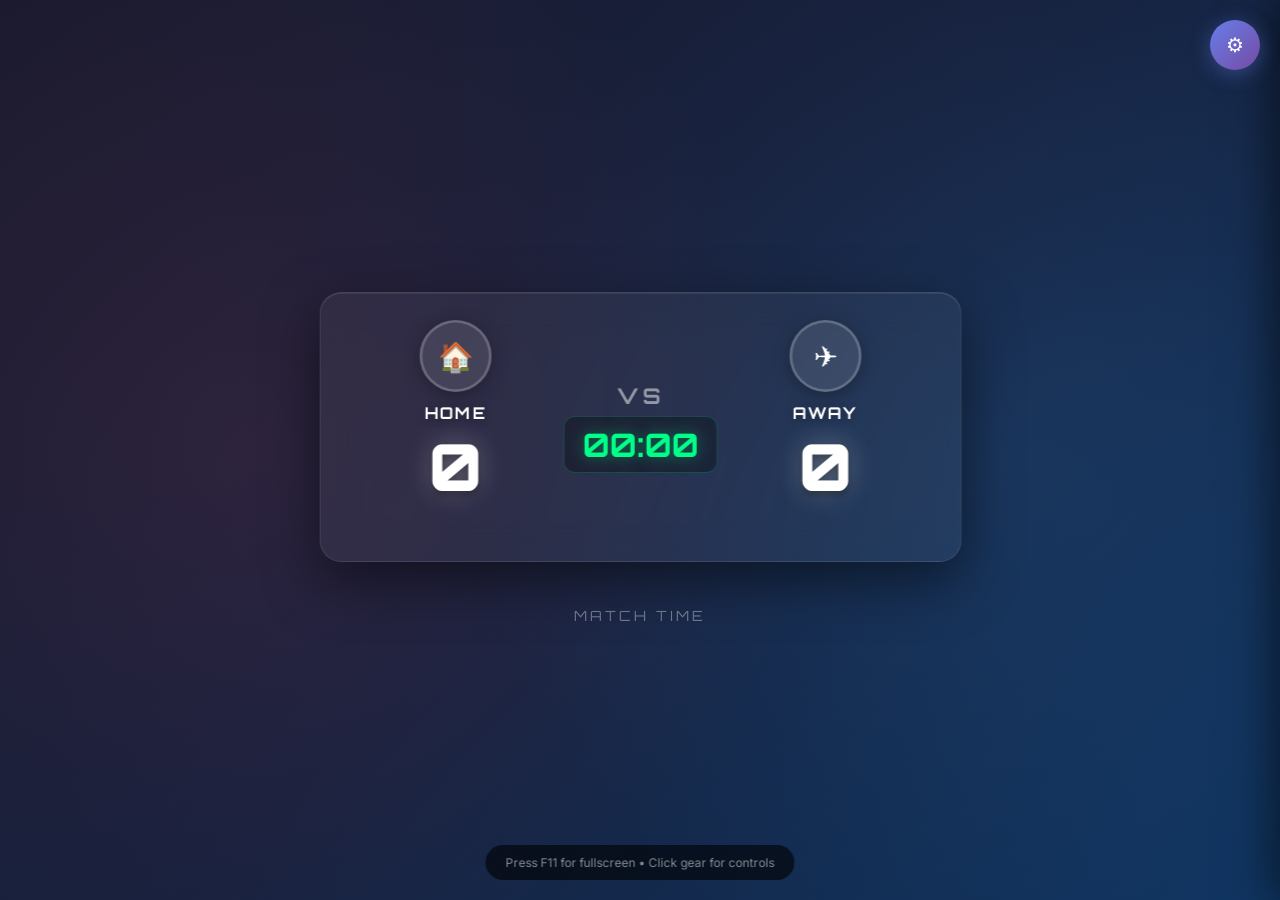
<file: index3.html>
<!DOCTYPE html>
<html lang="en">
<head>
<meta charset="UTF-8">
<meta name="viewport" content="width=device-width, initial-scale=1.0">
<title>Soccer Scoring Board</title>
<link href="https://fonts.googleapis.com/css2?family=Orbitron:wght@400;700;900&family=Inter:wght@300;400;600&display=swap" rel="stylesheet">
<style>
* { margin: 0; padding: 0; box-sizing: border-box; }

body {
    font-family: 'Inter', sans-serif;
    background: #0f0f0f;
    color: #fff;
    min-height: 100vh;
    overflow-x: hidden;
}

/* ====== OVERLAY ====== */
.overlay-container {
    position: relative;
    width: 100%;
    height: 100vh;
    display: flex;
    flex-direction: column;
    align-items: center;
    justify-content: center;
    background: linear-gradient(135deg, #1a1a2e 0%, #16213e 50%, #0f3460 100%);
    overflow: hidden;
}

.overlay-container::before {
    content: '';
    position: absolute;
    top: 0; left: 0; right: 0; bottom: 0;
    background:
        radial-gradient(circle at 20% 50%, rgba(233, 69, 96, 0.1) 0%, transparent 50%),
        radial-gradient(circle at 80% 50%, rgba(79, 172, 254, 0.1) 0%, transparent 50%);
    pointer-events: none;
}

.scoreboard {
    position: relative;
    display: flex;
    align-items: center;
    gap: 20px;
    background: rgba(255, 255, 255, 0.05);
    backdrop-filter: blur(20px);
    -webkit-backdrop-filter: blur(20px);
    border-radius: 24px;
    padding: 30px 50px;
    border: 1px solid rgba(255, 255, 255, 0.1);
    box-shadow:
        0 20px 60px rgba(0, 0, 0, 0.5),
        inset 0 1px 0 rgba(255, 255, 255, 0.1);
    transform: scale(0.9);
    transition: transform 0.3s ease;
}

.scoreboard:hover { transform: scale(0.92); }

.team-section {
    display: flex;
    flex-direction: column;
    align-items: center;
    gap: 12px;
    min-width: 200px;
}

.team-logo {
    width: 80px;
    height: 80px;
    border-radius: 50%;
    object-fit: cover;
    border: 3px solid rgba(255, 255, 255, 0.2);
    box-shadow: 0 4px 20px rgba(0, 0, 0, 0.3);
    background: rgba(255, 255, 255, 0.1);
    display: flex;
    align-items: center;
    justify-content: center;
    font-size: 32px;
    transition: transform 0.3s ease, box-shadow 0.3s ease;
    overflow: hidden;
}

.team-logo:hover {
    transform: scale(1.1);
    box-shadow: 0 8px 30px rgba(0, 0, 0, 0.4);
}

.team-logo img {
    width: 100%;
    height: 100%;
    object-fit: cover;
}

.team-name {
    font-family: 'Orbitron', sans-serif;
    font-size: 18px;
    font-weight: 700;
    text-transform: uppercase;
    letter-spacing: 2px;
    text-align: center;
    color: #fff;
    text-shadow: 0 2px 10px rgba(0, 0, 0, 0.3);
}

.team-score {
    font-family: 'Orbitron', sans-serif;
    font-size: 72px;
    font-weight: 900;
    line-height: 1;
    color: #fff;
    text-shadow: 0 0 30px rgba(255, 255, 255, 0.3), 0 4px 10px rgba(0, 0, 0, 0.5);
}

.cards-container {
    display: flex;
    gap: 8px;
    min-height: 28px;
}

.card {
    width: 18px;
    height: 24px;
    border-radius: 3px;
    box-shadow: 0 2px 8px rgba(0, 0, 0, 0.4);
    animation: cardAppear 0.3s ease;
}

@keyframes cardAppear {
    from { transform: scale(0) rotate(-10deg); opacity: 0; }
    to { transform: scale(1) rotate(0deg); opacity: 1; }
}

.yellow-card { background: linear-gradient(135deg, #FFD700, #FFA500); }
.red-card { background: linear-gradient(135deg, #FF4444, #CC0000); }

.vs-divider {
    display: flex;
    flex-direction: column;
    align-items: center;
    gap: 8px;
}

.vs-text {
    font-family: 'Orbitron', sans-serif;
    font-size: 24px;
    font-weight: 700;
    color: rgba(255, 255, 255, 0.5);
    letter-spacing: 4px;
}

.timer-display {
    font-family: 'Orbitron', sans-serif;
    font-size: 36px;
    font-weight: 700;
    color: #00ff88;
    text-shadow: 0 0 20px rgba(0, 255, 136, 0.4);
    background: rgba(0, 0, 0, 0.3);
    padding: 8px 20px;
    border-radius: 12px;
    border: 1px solid rgba(0, 255, 136, 0.2);
}

.timer-display.paused {
    color: #ffaa00;
    text-shadow: 0 0 20px rgba(255, 170, 0, 0.4);
    border-color: rgba(255, 170, 0, 0.2);
}

.timer-display.finished {
    color: #ff4444;
    text-shadow: 0 0 20px rgba(255, 68, 68, 0.4);
    border-color: rgba(255, 68, 68, 0.2);
}

.match-info {
    margin-top: 30px;
    font-family: 'Orbitron', sans-serif;
    font-size: 14px;
    color: rgba(255, 255, 255, 0.4);
    letter-spacing: 3px;
    text-transform: uppercase;
}

/* ====== ADMIN PANEL ====== */
.admin-panel {
    position: fixed;
    top: 0;
    right: -450px;
    width: 450px;
    height: 100vh;
    background: linear-gradient(180deg, #1a1a2e 0%, #0f0f0f 100%);
    border-left: 1px solid rgba(255, 255, 255, 0.1);
    box-shadow: -10px 0 40px rgba(0, 0, 0, 0.5);
    transition: right 0.4s cubic-bezier(0.4, 0, 0.2, 1);
    z-index: 1000;
    overflow-y: auto;
    padding: 30px;
}

.admin-panel.open { right: 0; }

.admin-toggle {
    position: fixed;
    top: 20px;
    right: 20px;
    width: 50px;
    height: 50px;
    background: linear-gradient(135deg, #667eea 0%, #764ba2 100%);
    border: none;
    border-radius: 50%;
    cursor: pointer;
    z-index: 1001;
    display: flex;
    align-items: center;
    justify-content: center;
    font-size: 20px;
    color: white;
    box-shadow: 0 4px 20px rgba(102, 126, 234, 0.4);
    transition: transform 0.3s ease, box-shadow 0.3s ease;
    -webkit-appearance: none;
    appearance: none;
}

.admin-toggle:hover {
    transform: scale(1.1);
    box-shadow: 0 6px 30px rgba(102, 126, 234, 0.6);
}

.admin-toggle.active {
    background: linear-gradient(135deg, #e94560 0%, #ff6b6b 100%);
}

.admin-header {
    font-family: 'Orbitron', sans-serif;
    font-size: 24px;
    font-weight: 700;
    margin-bottom: 30px;
    padding-bottom: 15px;
    border-bottom: 1px solid rgba(255, 255, 255, 0.1);
    display: flex;
    align-items: center;
    gap: 10px;
}

.admin-header span { font-size: 28px; }

.admin-section {
    margin-bottom: 30px;
    padding: 20px;
    background: rgba(255, 255, 255, 0.03);
    border-radius: 16px;
    border: 1px solid rgba(255, 255, 255, 0.05);
}

.admin-section-title {
    font-family: 'Orbitron', sans-serif;
    font-size: 14px;
    font-weight: 700;
    color: rgba(255, 255, 255, 0.6);
    margin-bottom: 15px;
    text-transform: uppercase;
    letter-spacing: 2px;
}

.form-group { margin-bottom: 15px; }

.form-group label {
    display: block;
    font-size: 12px;
    color: rgba(255, 255, 255, 0.5);
    margin-bottom: 6px;
    text-transform: uppercase;
    letter-spacing: 1px;
}

.form-group input[type="text"],
.form-group input[type="number"] {
    width: 100%;
    padding: 12px 16px;
    background: rgba(255, 255, 255, 0.05);
    border: 1px solid rgba(255, 255, 255, 0.1);
    border-radius: 10px;
    color: #fff;
    font-family: 'Inter', sans-serif;
    font-size: 14px;
    transition: all 0.3s ease;
}

.form-group input:focus {
    outline: none;
    border-color: #667eea;
    background: rgba(255, 255, 255, 0.08);
    box-shadow: 0 0 0 3px rgba(102, 126, 234, 0.1);
}

.form-group input::placeholder { color: rgba(255, 255, 255, 0.2); }

.file-input-wrapper {
    position: relative;
    overflow: hidden;
    display: inline-block;
    width: 100%;
}

.file-input-wrapper input[type="file"] {
    position: absolute;
    left: -9999px;
}

.file-input-label {
    display: flex;
    align-items: center;
    justify-content: center;
    gap: 8px;
    width: 100%;
    padding: 12px;
    background: rgba(255, 255, 255, 0.05);
    border: 2px dashed rgba(255, 255, 255, 0.2);
    border-radius: 10px;
    color: rgba(255, 255, 255, 0.5);
    cursor: pointer;
    transition: all 0.3s ease;
    font-size: 13px;
}

.file-input-label:hover {
    border-color: #667eea;
    color: #667eea;
    background: rgba(102, 126, 234, 0.05);
}

.preview-logo {
    width: 60px;
    height: 60px;
    border-radius: 50%;
    object-fit: cover;
    border: 2px solid rgba(255, 255, 255, 0.2);
    margin-top: 10px;
    display: none;
}

.preview-logo.show { display: block; }

.score-controls {
    display: flex;
    align-items: center;
    gap: 12px;
}

.score-btn {
    width: 40px;
    height: 40px;
    border: none;
    border-radius: 10px;
    font-size: 20px;
    font-weight: 700;
    cursor: pointer;
    transition: all 0.2s ease;
    display: flex;
    align-items: center;
    justify-content: center;
    -webkit-appearance: none;
    appearance: none;
}

.score-btn.minus {
    background: rgba(233, 69, 96, 0.2);
    color: #e94560;
}

.score-btn.minus:hover {
    background: rgba(233, 69, 96, 0.4);
    transform: scale(1.1);
}

.score-btn.plus {
    background: rgba(0, 255, 136, 0.2);
    color: #00ff88;
}

.score-btn.plus:hover {
    background: rgba(0, 255, 136, 0.4);
    transform: scale(1.1);
}

.score-value {
    font-family: 'Orbitron', sans-serif;
    font-size: 28px;
    font-weight: 700;
    min-width: 50px;
    text-align: center;
}

.card-controls { display: flex; gap: 10px; }

.card-btn {
    flex: 1;
    padding: 10px;
    border: none;
    border-radius: 10px;
    font-size: 12px;
    font-weight: 600;
    cursor: pointer;
    transition: all 0.2s ease;
    text-transform: uppercase;
    letter-spacing: 1px;
    -webkit-appearance: none;
    appearance: none;
}

.card-btn.yellow {
    background: linear-gradient(135deg, #FFD700, #FFA500);
    color: #000;
}

.card-btn.red {
    background: linear-gradient(135deg, #FF4444, #CC0000);
    color: #fff;
}

.card-btn:hover { transform: translateY(-2px); box-shadow: 0 4px 15px rgba(0, 0, 0, 0.3); }
.card-btn:active { transform: translateY(0); }

.timer-controls {
    display: flex;
    gap: 10px;
    flex-wrap: wrap;
}

.timer-btn {
    flex: 1;
    min-width: 80px;
    padding: 12px;
    border: none;
    border-radius: 10px;
    font-size: 13px;
    font-weight: 600;
    cursor: pointer;
    transition: all 0.2s ease;
    text-transform: uppercase;
    letter-spacing: 1px;
    -webkit-appearance: none;
    appearance: none;
}

.timer-btn.start {
    background: linear-gradient(135deg, #00ff88, #00cc6a);
    color: #000;
}

.timer-btn.pause {
    background: linear-gradient(135deg, #ffaa00, #ff8800);
    color: #000;
}

.timer-btn.reset {
    background: linear-gradient(135deg, #667eea, #764ba2);
    color: #fff;
}

.timer-btn:hover { transform: translateY(-2px); box-shadow: 0 4px 15px rgba(0, 0, 0, 0.3); }

.timer-input-group {
    display: flex;
    gap: 10px;
    align-items: center;
}

.timer-input-group input { flex: 1; text-align: center; }
.timer-input-group span { color: rgba(255, 255, 255, 0.5); font-weight: 600; }

.divider-line {
    height: 1px;
    background: rgba(255, 255, 255, 0.1);
    margin: 20px 0;
}

.team-admin-header {
    display: flex;
    align-items: center;
    gap: 10px;
    margin-bottom: 15px;
}

.team-color-dot {
    width: 12px;
    height: 12px;
    border-radius: 50%;
}

.team-color-dot.home { background: linear-gradient(135deg, #667eea, #764ba2); }
.team-color-dot.away { background: linear-gradient(135deg, #e94560, #ff6b6b); }

.overlay-hint {
    position: fixed;
    bottom: 20px;
    left: 50%;
    transform: translateX(-50%);
    background: rgba(0, 0, 0, 0.6);
    backdrop-filter: blur(10px);
    -webkit-backdrop-filter: blur(10px);
    padding: 10px 20px;
    border-radius: 20px;
    font-size: 12px;
    color: rgba(255, 255, 255, 0.5);
    pointer-events: none;
    opacity: 0;
    transition: opacity 0.3s ease;
}

.overlay-hint.show { opacity: 1; }

@keyframes pulse {
    0%, 100% { opacity: 1; }
    50% { opacity: 0.7; }
}

.timer-display.running { animation: pulse 1s ease infinite; }

@keyframes scorePop {
    0% { transform: scale(1); }
    50% { transform: scale(1.3); }
    100% { transform: scale(1); }
}

.team-score.pop { animation: scorePop 0.4s ease; }

@media (max-width: 768px) {
    .scoreboard {
        transform: scale(0.6);
        padding: 20px 30px;
    }
    .admin-panel { width: 100%; right: -100%; }
}

.clear-cards-btn {
    width: 100%;
    padding: 10px;
    margin-top: 10px;
    background: rgba(255, 255, 255, 0.05);
    border: 1px solid rgba(255, 255, 255, 0.1);
    border-radius: 10px;
    color: rgba(255, 255, 255, 0.5);
    font-size: 12px;
    cursor: pointer;
    transition: all 0.2s ease;
    -webkit-appearance: none;
    appearance: none;
}

.clear-cards-btn:hover {
    background: rgba(233, 69, 96, 0.2);
    color: #e94560;
    border-color: rgba(233, 69, 96, 0.3);
}
</style>
</head>
<body>
<!-- Overlay View -->
<div class="overlay-container" id="overlayContainer">
    <div class="scoreboard">
        <!-- Home Team -->
        <div class="team-section">
            <div class="team-logo" id="homeLogoDisplay">
                <span>&#127968;</span>
            </div>
            <div class="team-name" id="homeNameDisplay">HOME</div>
            <div class="team-score" id="homeScoreDisplay">0</div>
            <div class="cards-container" id="homeCards"></div>
        </div>

        <!-- VS & Timer -->
        <div class="vs-divider">
            <div class="vs-text">VS</div>
            <div class="timer-display" id="timerDisplay">00:00</div>
        </div>

        <!-- Away Team -->
        <div class="team-section">
            <div class="team-logo" id="awayLogoDisplay">
                <span>&#9992;</span>
            </div>
            <div class="team-name" id="awayNameDisplay">AWAY</div>
            <div class="team-score" id="awayScoreDisplay">0</div>
            <div class="cards-container" id="awayCards"></div>
        </div>
    </div>
    <div class="match-info" id="matchInfo">Match Time</div>
</div>

<!-- Admin Toggle -->
<button class="admin-toggle" id="adminToggle" title="Open Admin Panel" type="button">
    &#9881;
</button>

<!-- Admin Panel -->
<div class="admin-panel" id="adminPanel">
    <div class="admin-header">
        <span>&#9881;</span>
        Admin Control
    </div>

    <!-- Home Team -->
    <div class="admin-section">
        <div class="team-admin-header">
            <div class="team-color-dot home"></div>
            <div class="admin-section-title">Home Team</div>
        </div>

        <div class="form-group">
            <label>Team Name</label>
            <input type="text" id="homeNameInput" placeholder="Enter team name" value="HOME">
        </div>

        <div class="form-group">
            <label>Team Logo</label>
            <div class="file-input-wrapper">
                <input type="file" id="homeLogoInput" accept="image/*">
                <label for="homeLogoInput" class="file-input-label">
                    &#128247; Upload Logo
                </label>
            </div>
            <img class="preview-logo" id="homeLogoPreview" alt="Preview">
        </div>

        <div class="divider-line"></div>

        <div class="form-group">
            <label>Score</label>
            <div class="score-controls">
                <button class="score-btn minus" onclick="updateScore('home', -1)" type="button">&#8722;</button>
                <div class="score-value" id="homeScoreAdmin">0</div>
                <button class="score-btn plus" onclick="updateScore('home', 1)" type="button">+</button>
            </div>
        </div>

        <div class="form-group">
            <label>Cards</label>
            <div class="card-controls">
                <button class="card-btn yellow" onclick="addCard('home', 'yellow')" type="button">Yellow</button>
                <button class="card-btn red" onclick="addCard('home', 'red')" type="button">Red</button>
            </div>
            <button class="clear-cards-btn" onclick="clearCards('home')" type="button">Clear All Cards</button>
        </div>
    </div>

    <!-- Away Team -->
    <div class="admin-section">
        <div class="team-admin-header">
            <div class="team-color-dot away"></div>
            <div class="admin-section-title">Away Team</div>
        </div>

        <div class="form-group">
            <label>Team Name</label>
            <input type="text" id="awayNameInput" placeholder="Enter team name" value="AWAY">
        </div>

        <div class="form-group">
            <label>Team Logo</label>
            <div class="file-input-wrapper">
                <input type="file" id="awayLogoInput" accept="image/*">
                <label for="awayLogoInput" class="file-input-label">
                    &#128247; Upload Logo
                </label>
            </div>
            <img class="preview-logo" id="awayLogoPreview" alt="Preview">
        </div>

        <div class="divider-line"></div>

        <div class="form-group">
            <label>Score</label>
            <div class="score-controls">
                <button class="score-btn minus" onclick="updateScore('away', -1)" type="button">&#8722;</button>
                <div class="score-value" id="awayScoreAdmin">0</div>
                <button class="score-btn plus" onclick="updateScore('away', 1)" type="button">+</button>
            </div>
        </div>

        <div class="form-group">
            <label>Cards</label>
            <div class="card-controls">
                <button class="card-btn yellow" onclick="addCard('away', 'yellow')" type="button">Yellow</button>
                <button class="card-btn red" onclick="addCard('away', 'red')" type="button">Red</button>
            </div>
            <button class="clear-cards-btn" onclick="clearCards('away')" type="button">Clear All Cards</button>
        </div>
    </div>

    <!-- Timer Controls -->
    <div class="admin-section">
        <div class="admin-section-title">&#9201; Match Timer</div>

        <div class="form-group">
            <label>Set Time (MM : SS)</label>
            <div class="timer-input-group">
                <input type="number" id="timerMin" placeholder="00" min="0" max="99" value="0">
                <span>:</span>
                <input type="number" id="timerSec" placeholder="00" min="0" max="59" value="0">
            </div>
        </div>

        <div class="form-group">
            <label>Controls</label>
            <div class="timer-controls">
                <button class="timer-btn start" id="startBtn" onclick="startTimer()" type="button">Start</button>
                <button class="timer-btn pause" id="pauseBtn" onclick="pauseTimer()" type="button">Pause</button>
                <button class="timer-btn reset" onclick="resetTimer()" type="button">Reset</button>
            </div>
        </div>
    </div>
</div>

<div class="overlay-hint" id="overlayHint">Press F11 for fullscreen &#8226; Click gear for controls</div>
<script>
var state = {
    home: { name: 'HOME', score: 0, logo: null, cards: [] },
    away: { name: 'AWAY', score: 0, logo: null, cards: [] },
    timer: { minutes: 0, seconds: 0, running: false, interval: null }
};

var adminToggle = document.getElementById('adminToggle');
var adminPanel = document.getElementById('adminPanel');
var overlayHint = document.getElementById('overlayHint');

function toggleAdmin() {
    var isOpen = adminPanel.classList.toggle('open');
    if (isOpen) {
        adminToggle.classList.add('active');
        adminToggle.innerHTML = '&#10005;';
    } else {
        adminToggle.classList.remove('active');
        adminToggle.innerHTML = '&#9881;';
    }
}

adminToggle.addEventListener('click', function(e) {
    e.preventDefault();
    e.stopPropagation();
    toggleAdmin();
});

adminToggle.addEventListener('mousedown', function(e) {
    e.preventDefault();
});

setTimeout(function() { overlayHint.classList.add('show'); }, 500);
setTimeout(function() { overlayHint.classList.remove('show'); }, 5000);

document.getElementById('homeNameInput').addEventListener('input', function(e) {
    state.home.name = e.target.value || 'HOME';
    document.getElementById('homeNameDisplay').textContent = state.home.name;
});

document.getElementById('awayNameInput').addEventListener('input', function(e) {
    state.away.name = e.target.value || 'AWAY';
    document.getElementById('awayNameDisplay').textContent = state.away.name;
});

function handleLogoUpload(team, input) {
    var file = input.files[0];
    if (!file) return;

    var reader = new FileReader();
    reader.onload = function(e) {
        state[team].logo = e.target.result;
        var display = document.getElementById(team + 'LogoDisplay');
        var preview = document.getElementById(team + 'LogoPreview');

        display.innerHTML = '<img src="' + e.target.result + '" alt="logo">';
        preview.src = e.target.result;
        preview.classList.add('show');
    };
    reader.readAsDataURL(file);
}

document.getElementById('homeLogoInput').addEventListener('change', function() {
    handleLogoUpload('home', this);
});

document.getElementById('awayLogoInput').addEventListener('change', function() {
    handleLogoUpload('away', this);
});

function updateScore(team, delta) {
    state[team].score = Math.max(0, state[team].score + delta);
    document.getElementById(team + 'ScoreDisplay').textContent = state[team].score;
    document.getElementById(team + 'ScoreAdmin').textContent = state[team].score;

    var scoreEl = document.getElementById(team + 'ScoreDisplay');
    scoreEl.classList.remove('pop');
    void scoreEl.offsetWidth;
    scoreEl.classList.add('pop');
}

function addCard(team, type) {
    state[team].cards.push(type);
    renderCards(team);
}

function clearCards(team) {
    state[team].cards = [];
    renderCards(team);
}

function renderCards(team) {
    var container = document.getElementById(team + 'Cards');
    var html = '';
    for (var i = 0; i < state[team].cards.length; i++) {
        html += '<div class="card ' + state[team].cards[i] + '-card"></div>';
    }
    container.innerHTML = html;
}

function formatTime(m, s) {
    var min = m < 10 ? '0' + m : m;
    var sec = s < 10 ? '0' + s : s;
    return min + ':' + sec;
}

function updateTimerDisplay() {
    document.getElementById('timerDisplay').textContent = formatTime(state.timer.minutes, state.timer.seconds);
}

function startTimer() {
    if (state.timer.running) return;
    state.timer.running = true;
    document.getElementById('timerDisplay').classList.add('running');
    document.getElementById('timerDisplay').classList.remove('paused', 'finished');

    state.timer.interval = setInterval(function() {
        state.timer.seconds++;
        if (state.timer.seconds >= 60) {
            state.timer.seconds = 0;
            state.timer.minutes++;
        }
        updateTimerDisplay();
    }, 1000);
}

function pauseTimer() {
    state.timer.running = false;
    clearInterval(state.timer.interval);
    document.getElementById('timerDisplay').classList.remove('running');
    document.getElementById('timerDisplay').classList.add('paused');
}

function resetTimer() {
    pauseTimer();
    var min = parseInt(document.getElementById('timerMin').value) || 0;
    var sec = parseInt(document.getElementById('timerSec').value) || 0;
    state.timer.minutes = min;
    state.timer.seconds = sec;
    updateTimerDisplay();
    document.getElementById('timerDisplay').classList.remove('paused', 'finished');
}

document.getElementById('timerMin').addEventListener('input', resetTimer);
document.getElementById('timerSec').addEventListener('input', resetTimer);

document.addEventListener('keydown', function(e) {
    if (e.key === 'Escape') {
        adminPanel.classList.remove('open');
        adminToggle.classList.remove('active');
        adminToggle.innerHTML = '&#9881;';
    }
    if (e.code === 'Space' && e.target.tagName !== 'INPUT') {
        e.preventDefault();
        state.timer.running ? pauseTimer() : startTimer();
    }
});

updateTimerDisplay();
</script>
</body>
</html>
</file>
